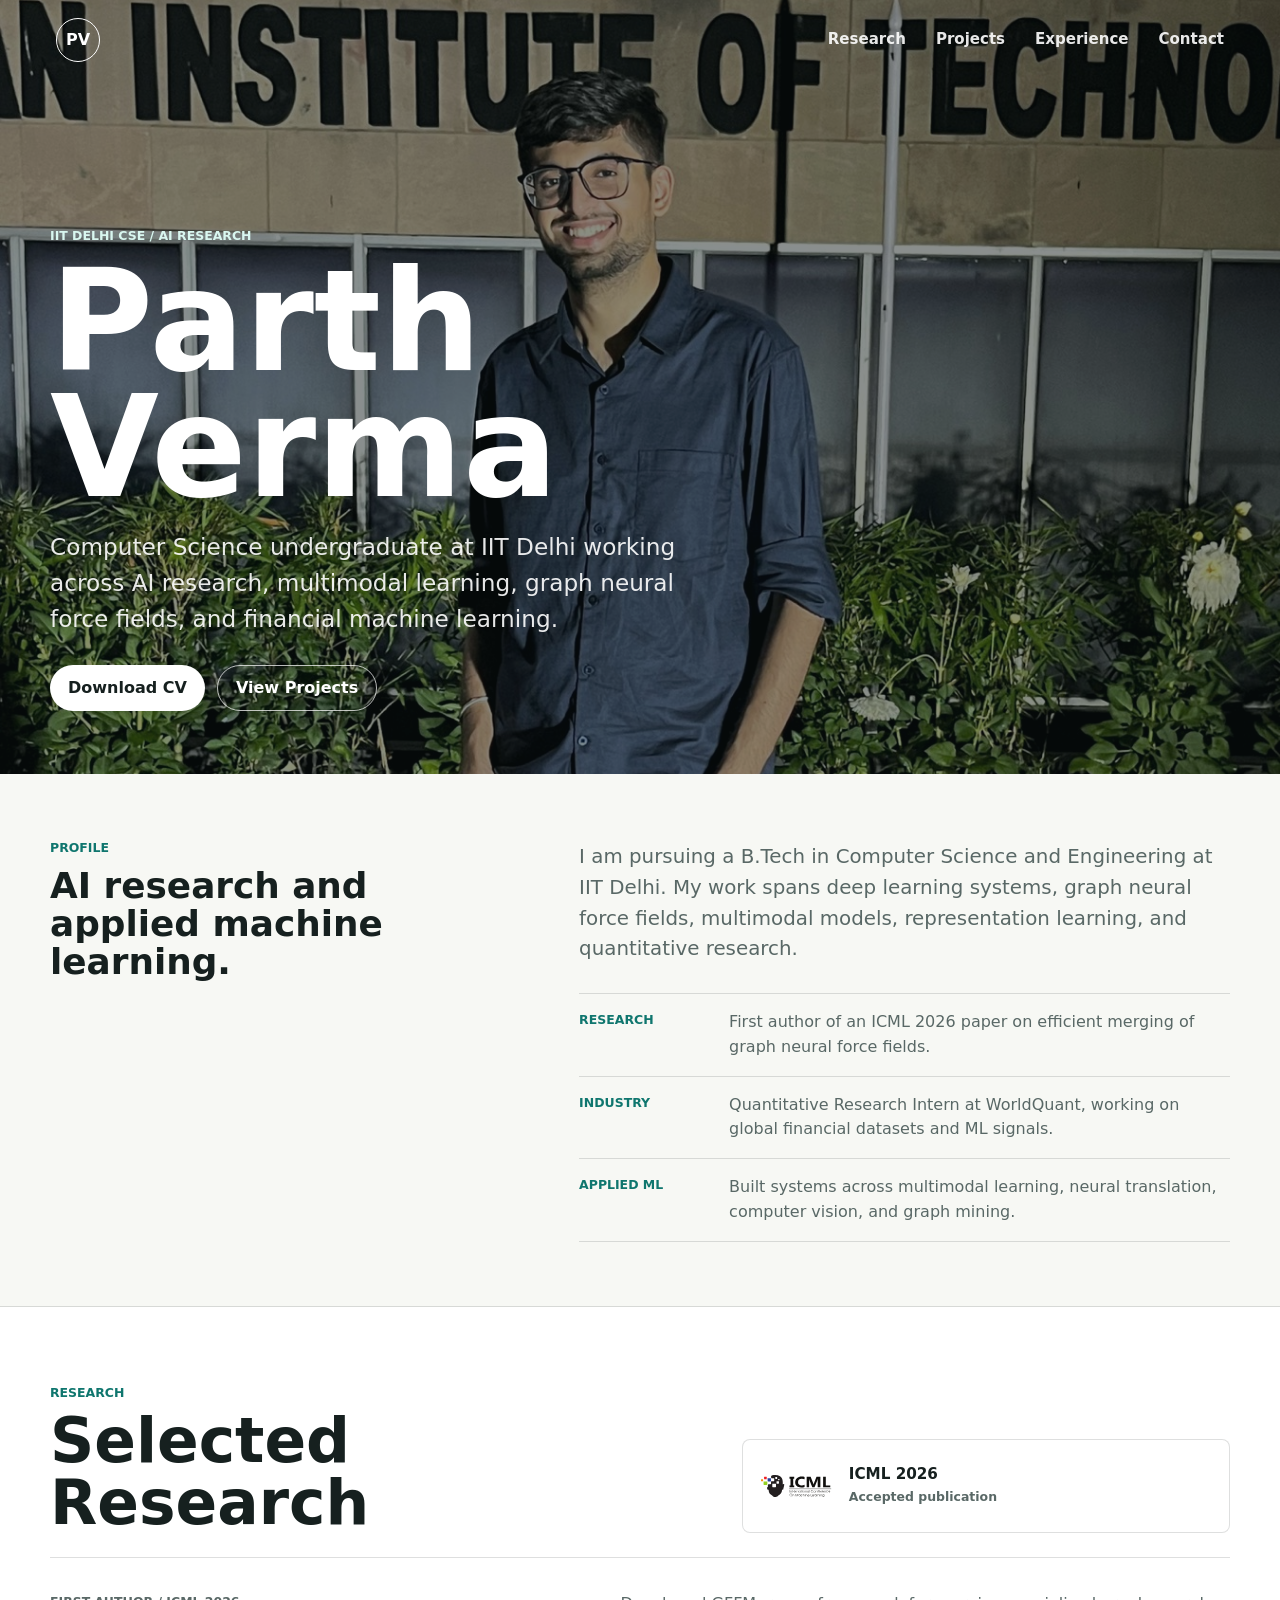
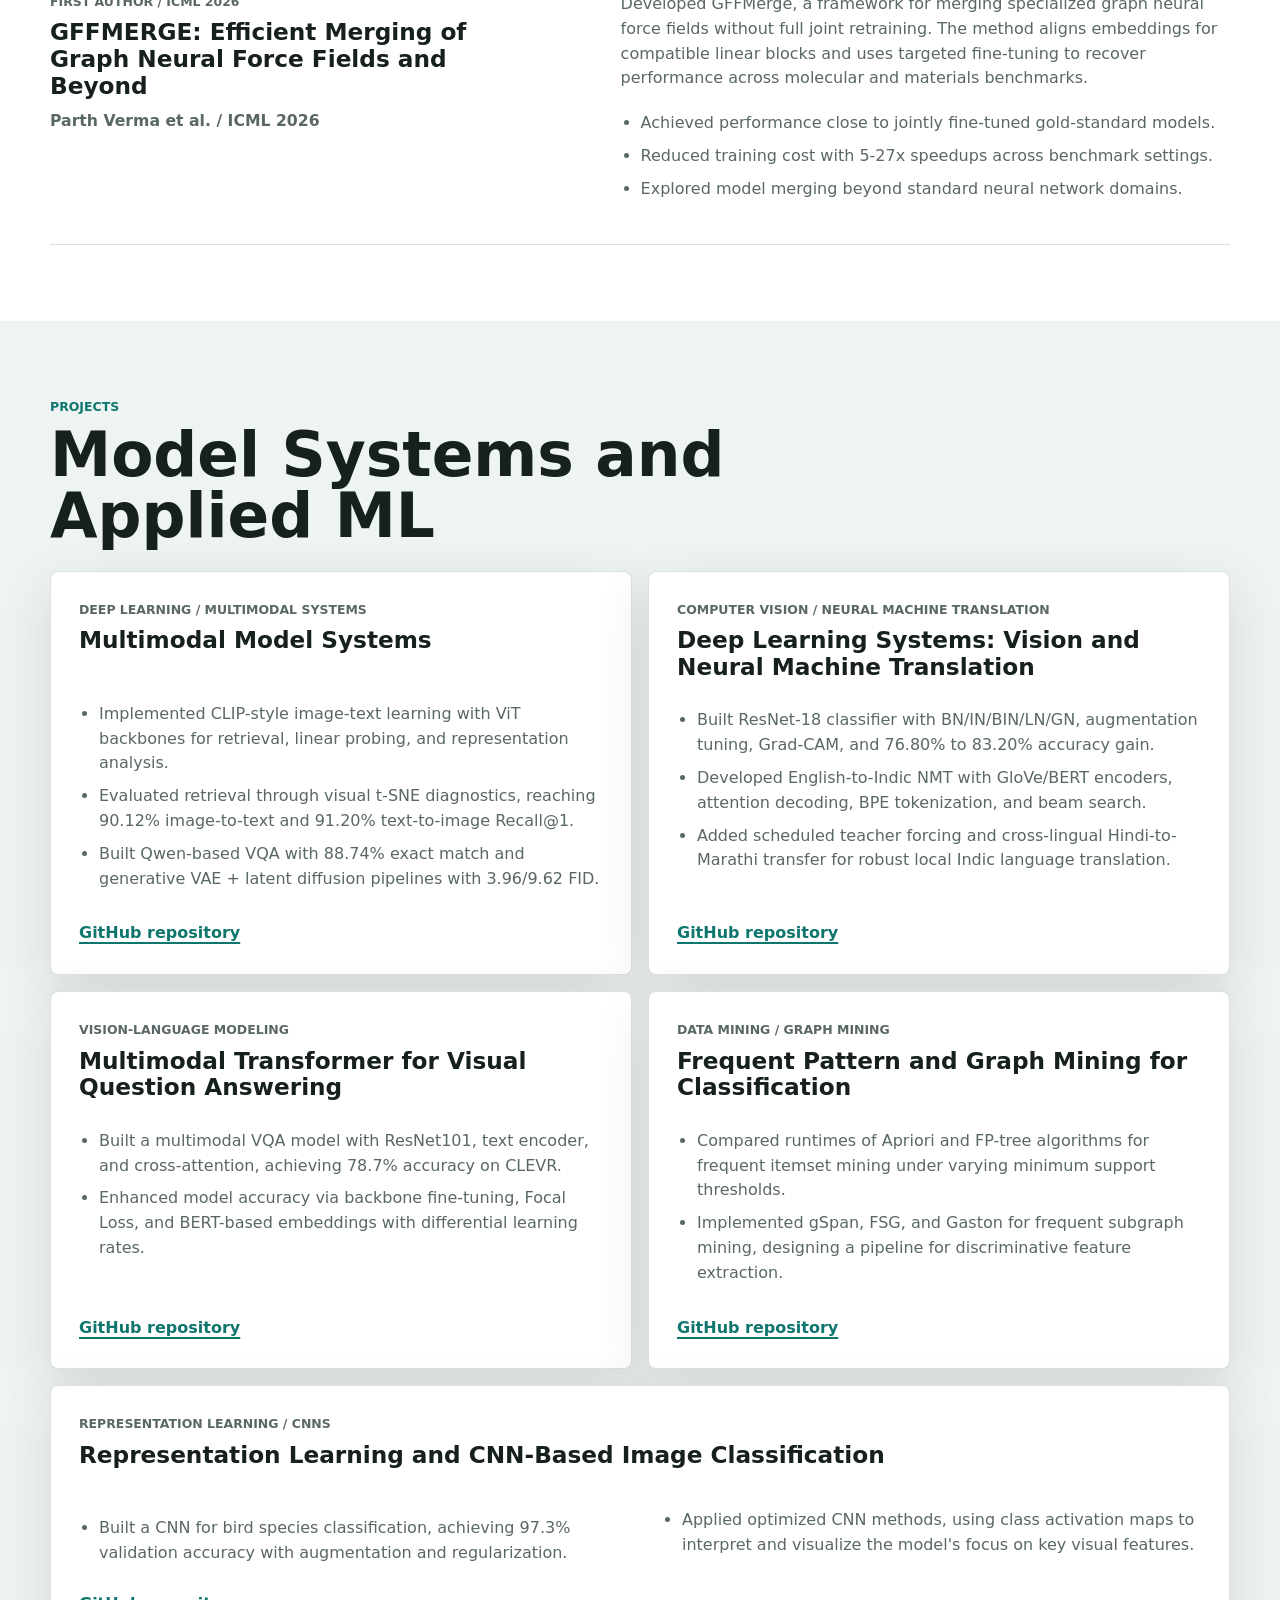
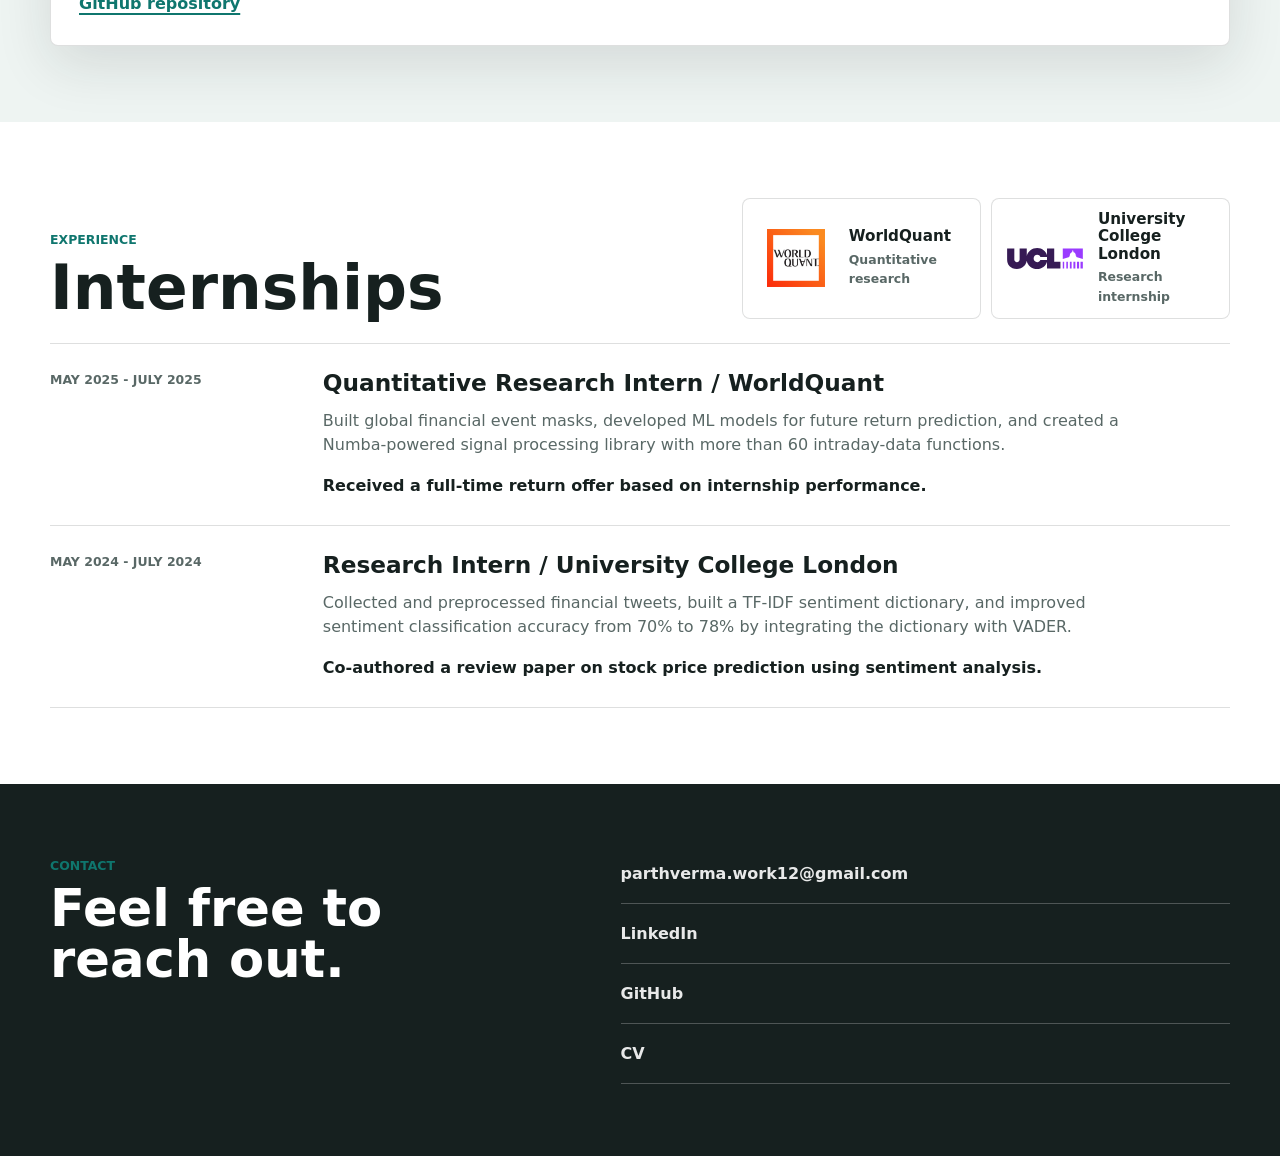
<file: index.html>
<!doctype html>
<html lang="en">
  <head>
    <meta charset="utf-8" />
    <meta name="viewport" content="width=device-width, initial-scale=1" />
    <meta
      name="description"
      content="Parth Verma - Computer Science undergraduate at IIT Delhi working on deep learning, graph neural force fields, multimodal learning, and quantitative research."
    />
    <title>Parth Verma</title>
    <link rel="stylesheet" href="styles.css" />
  </head>
  <body>
    <header class="site-header" data-header>
      <a class="brand" href="#top" aria-label="Parth Verma home">PV</a>
      <nav class="nav" aria-label="Primary navigation">
        <a href="#research">Research</a>
        <a href="#projects">Projects</a>
        <a href="#experience">Experience</a>
        <a href="#contact">Contact</a>
      </nav>
    </header>

    <main id="top">
      <section class="hero" aria-labelledby="hero-title">
        <div class="hero__image" aria-hidden="true"></div>
        <div class="hero__overlay" aria-hidden="true"></div>
        <div class="hero__content">
          <p class="eyebrow">IIT Delhi CSE / AI Research</p>
          <h1 id="hero-title">Parth Verma</h1>
          <p class="hero__summary">
            Computer Science undergraduate at IIT Delhi working across AI research, multimodal learning,
            graph neural force fields, and financial machine learning.
          </p>
          <div class="hero__actions" aria-label="Primary links">
            <a class="button button--light" href="assets/Parth_Verma_CV.pdf" target="_blank" rel="noreferrer">
              Download CV
            </a>
            <a class="button button--outline" href="#projects">View Projects</a>
          </div>
        </div>
      </section>

      <section class="section section--intro" aria-labelledby="about-title">
        <div class="section__inner profile-block">
          <div class="profile-heading">
            <p class="section-kicker">Profile</p>
            <h2 id="about-title">AI research and applied machine learning.</h2>
          </div>
          <div class="profile-body">
            <p class="profile-lead">
              I am pursuing a B.Tech in Computer Science and Engineering at IIT Delhi. My work spans deep
              learning systems, graph neural force fields, multimodal models, representation learning, and
              quantitative research.
            </p>
            <div class="profile-rows" aria-label="Profile highlights">
              <div class="profile-row">
                <span>Research</span>
                <p>First author of an ICML 2026 paper on efficient merging of graph neural force fields.</p>
              </div>
              <div class="profile-row">
                <span>Industry</span>
                <p>Quantitative Research Intern at WorldQuant, working on global financial datasets and ML signals.</p>
              </div>
              <div class="profile-row">
                <span>Applied ML</span>
                <p>Built systems across multimodal learning, neural translation, computer vision, and graph mining.</p>
              </div>
            </div>
          </div>
        </div>
      </section>

      <section class="section" id="research" aria-labelledby="research-title">
        <div class="section__inner">
          <div class="section-topper">
            <div class="section-heading">
              <p class="section-kicker">Research</p>
              <h2 id="research-title">Selected Research</h2>
            </div>
            <div class="affiliation-grid affiliation-grid--research" aria-label="Research links">
              <a class="affiliation-card" href="https://icml.cc/Conferences/2026" target="_blank" rel="noreferrer">
                <span class="affiliation-logo affiliation-logo--icml">
                  <img src="assets/icml-logo.svg" alt="ICML logo" />
                </span>
                <span>
                  <strong>ICML 2026</strong>
                  <small>Accepted publication</small>
                </span>
              </a>
            </div>
          </div>

          <article class="feature feature--publication">
            <div>
              <p class="meta">First Author / ICML 2026</p>
              <h3>GFFMERGE: Efficient Merging of Graph Neural Force Fields and Beyond</h3>
              <p class="paper-authors">Parth Verma et al. / ICML 2026</p>
            </div>
            <div>
              <p>
                Developed GFFMerge, a framework for merging specialized graph neural force fields without
                full joint retraining. The method aligns embeddings for compatible linear blocks and uses
                targeted fine-tuning to recover performance across molecular and materials benchmarks.
              </p>
              <ul class="compact-list">
                <li>Achieved performance close to jointly fine-tuned gold-standard models.</li>
                <li>Reduced training cost with 5-27x speedups across benchmark settings.</li>
                <li>Explored model merging beyond standard neural network domains.</li>
              </ul>
            </div>
          </article>
        </div>
      </section>

      <section class="section section--muted" id="projects" aria-labelledby="projects-title">
        <div class="section__inner">
          <div class="section-heading">
            <p class="section-kicker">Projects</p>
            <h2 id="projects-title">Model Systems and Applied ML</h2>
          </div>

          <div class="project-grid">
            <article class="project-card">
              <div class="project-card__top">
                <p class="meta">Deep Learning / Multimodal Systems</p>
                <h3>Multimodal Model Systems</h3>
              </div>
              <ul class="project-list">
                <li>Implemented CLIP-style image-text learning with ViT backbones for retrieval, linear probing, and representation analysis.</li>
                <li>Evaluated retrieval through visual t-SNE diagnostics, reaching 90.12% image-to-text and 91.20% text-to-image Recall@1.</li>
                <li>Built Qwen-based VQA with 88.74% exact match and generative VAE + latent diffusion pipelines with 3.96/9.62 FID.</li>
              </ul>
              <a class="text-link" href="https://github.com/parth1212121/multimodal-model-systems" target="_blank" rel="noreferrer">
                GitHub repository
              </a>
            </article>

            <article class="project-card">
              <div class="project-card__top">
                <p class="meta">Computer Vision / Neural Machine Translation</p>
                <h3>Deep Learning Systems: Vision and Neural Machine Translation</h3>
              </div>
              <ul class="project-list">
                <li>Built ResNet-18 classifier with BN/IN/BIN/LN/GN, augmentation tuning, Grad-CAM, and 76.80% to 83.20% accuracy gain.</li>
                <li>Developed English-to-Indic NMT with GloVe/BERT encoders, attention decoding, BPE tokenization, and beam search.</li>
                <li>Added scheduled teacher forcing and cross-lingual Hindi-to-Marathi transfer for robust local Indic language translation.</li>
              </ul>
              <a class="text-link" href="https://github.com/parth1212121/vision-nmt-deep-learning" target="_blank" rel="noreferrer">
                GitHub repository
              </a>
            </article>

            <article class="project-card">
              <div class="project-card__top">
                <p class="meta">Vision-Language Modeling</p>
                <h3>Multimodal Transformer for Visual Question Answering</h3>
              </div>
              <ul class="project-list">
                <li>Built a multimodal VQA model with ResNet101, text encoder, and cross-attention, achieving 78.7% accuracy on CLEVR.</li>
                <li>Enhanced model accuracy via backbone fine-tuning, Focal Loss, and BERT-based embeddings with differential learning rates.</li>
              </ul>
              <a class="text-link" href="https://github.com/parth1212121/Multimodal_Transformer_for_Visual_Question_Answering" target="_blank" rel="noreferrer">
                GitHub repository
              </a>
            </article>

            <article class="project-card">
              <div class="project-card__top">
                <p class="meta">Data Mining / Graph Mining</p>
                <h3>Frequent Pattern and Graph Mining for Classification</h3>
              </div>
              <ul class="project-list">
                <li>Compared runtimes of Apriori and FP-tree algorithms for frequent itemset mining under varying minimum support thresholds.</li>
                <li>Implemented gSpan, FSG, and Gaston for frequent subgraph mining, designing a pipeline for discriminative feature extraction.</li>
              </ul>
              <a class="text-link" href="https://github.com/parth1212121/Frequent_Pattern_and_Graph_Mining_for_Classification" target="_blank" rel="noreferrer">
                GitHub repository
              </a>
            </article>

            <article class="project-card">
              <div class="project-card__top">
                <p class="meta">Representation Learning / CNNs</p>
                <h3>Representation Learning and CNN-Based Image Classification</h3>
              </div>
              <ul class="project-list">
                <li>Built a CNN for bird species classification, achieving 97.3% validation accuracy with augmentation and regularization.</li>
                <li>Applied optimized CNN methods, using class activation maps to interpret and visualize the model's focus on key visual features.</li>
              </ul>
              <a class="text-link" href="https://github.com/parth1212121/Representation_Learning_and_CNN-Based_Classification" target="_blank" rel="noreferrer">
                GitHub repository
              </a>
            </article>
          </div>
        </div>
      </section>

      <section class="section" id="experience" aria-labelledby="experience-title">
        <div class="section__inner">
          <div class="section-topper">
            <div class="section-heading">
              <p class="section-kicker">Experience</p>
              <h2 id="experience-title">Internships</h2>
            </div>
            <div class="affiliation-grid affiliation-grid--internships" aria-label="Internship links">
              <a class="affiliation-card" href="https://www.worldquant.com/" target="_blank" rel="noreferrer">
                <span class="affiliation-logo affiliation-logo--worldquant">
                  <img src="assets/worldquant-logo.jpg" alt="WorldQuant logo" />
                </span>
                <span>
                  <strong>WorldQuant</strong>
                  <small>Quantitative research</small>
                </span>
              </a>
              <a class="affiliation-card" href="https://www.ucl.ac.uk/" target="_blank" rel="noreferrer">
                <span class="affiliation-logo affiliation-logo--ucl">
                  <img src="assets/ucl-logo.svg" alt="UCL logo" />
                </span>
                <span>
                  <strong>University College London</strong>
                  <small>Research internship</small>
                </span>
              </a>
            </div>
          </div>

          <div class="timeline">
            <article class="timeline-item">
              <p class="meta">May 2025 - July 2025</p>
              <div class="timeline-content">
                <h3>Quantitative Research Intern / WorldQuant</h3>
                <p>
                  Built global financial event masks, developed ML models for future return prediction, and
                  created a Numba-powered signal processing library with more than 60 intraday-data functions.
                </p>
                <p class="outcome">Received a full-time return offer based on internship performance.</p>
              </div>
            </article>

            <article class="timeline-item">
              <p class="meta">May 2024 - July 2024</p>
              <div class="timeline-content">
                <h3>Research Intern / University College London</h3>
                <p>
                  Collected and preprocessed financial tweets, built a TF-IDF sentiment dictionary, and improved
                  sentiment classification accuracy from 70% to 78% by integrating the dictionary with VADER.
                </p>
                <p class="outcome">Co-authored a review paper on stock price prediction using sentiment analysis.</p>
              </div>
            </article>
          </div>
        </div>
      </section>

      <section class="contact" id="contact" aria-labelledby="contact-title">
        <div class="section__inner contact__inner">
          <div>
            <p class="section-kicker">Contact</p>
            <h2 id="contact-title">Feel free to reach out.</h2>
          </div>
          <div class="contact-links">
            <a href="mailto:parthverma.work12@gmail.com">parthverma.work12@gmail.com</a>
            <a href="https://linkedin.com/in/parthvermaiitd" target="_blank" rel="noreferrer">LinkedIn</a>
            <a href="https://github.com/parth1212121" target="_blank" rel="noreferrer">GitHub</a>
            <a href="assets/Parth_Verma_CV.pdf" target="_blank" rel="noreferrer">CV</a>
          </div>
        </div>
      </section>
    </main>

    <script src="script.js"></script>
  </body>
</html>
</file>
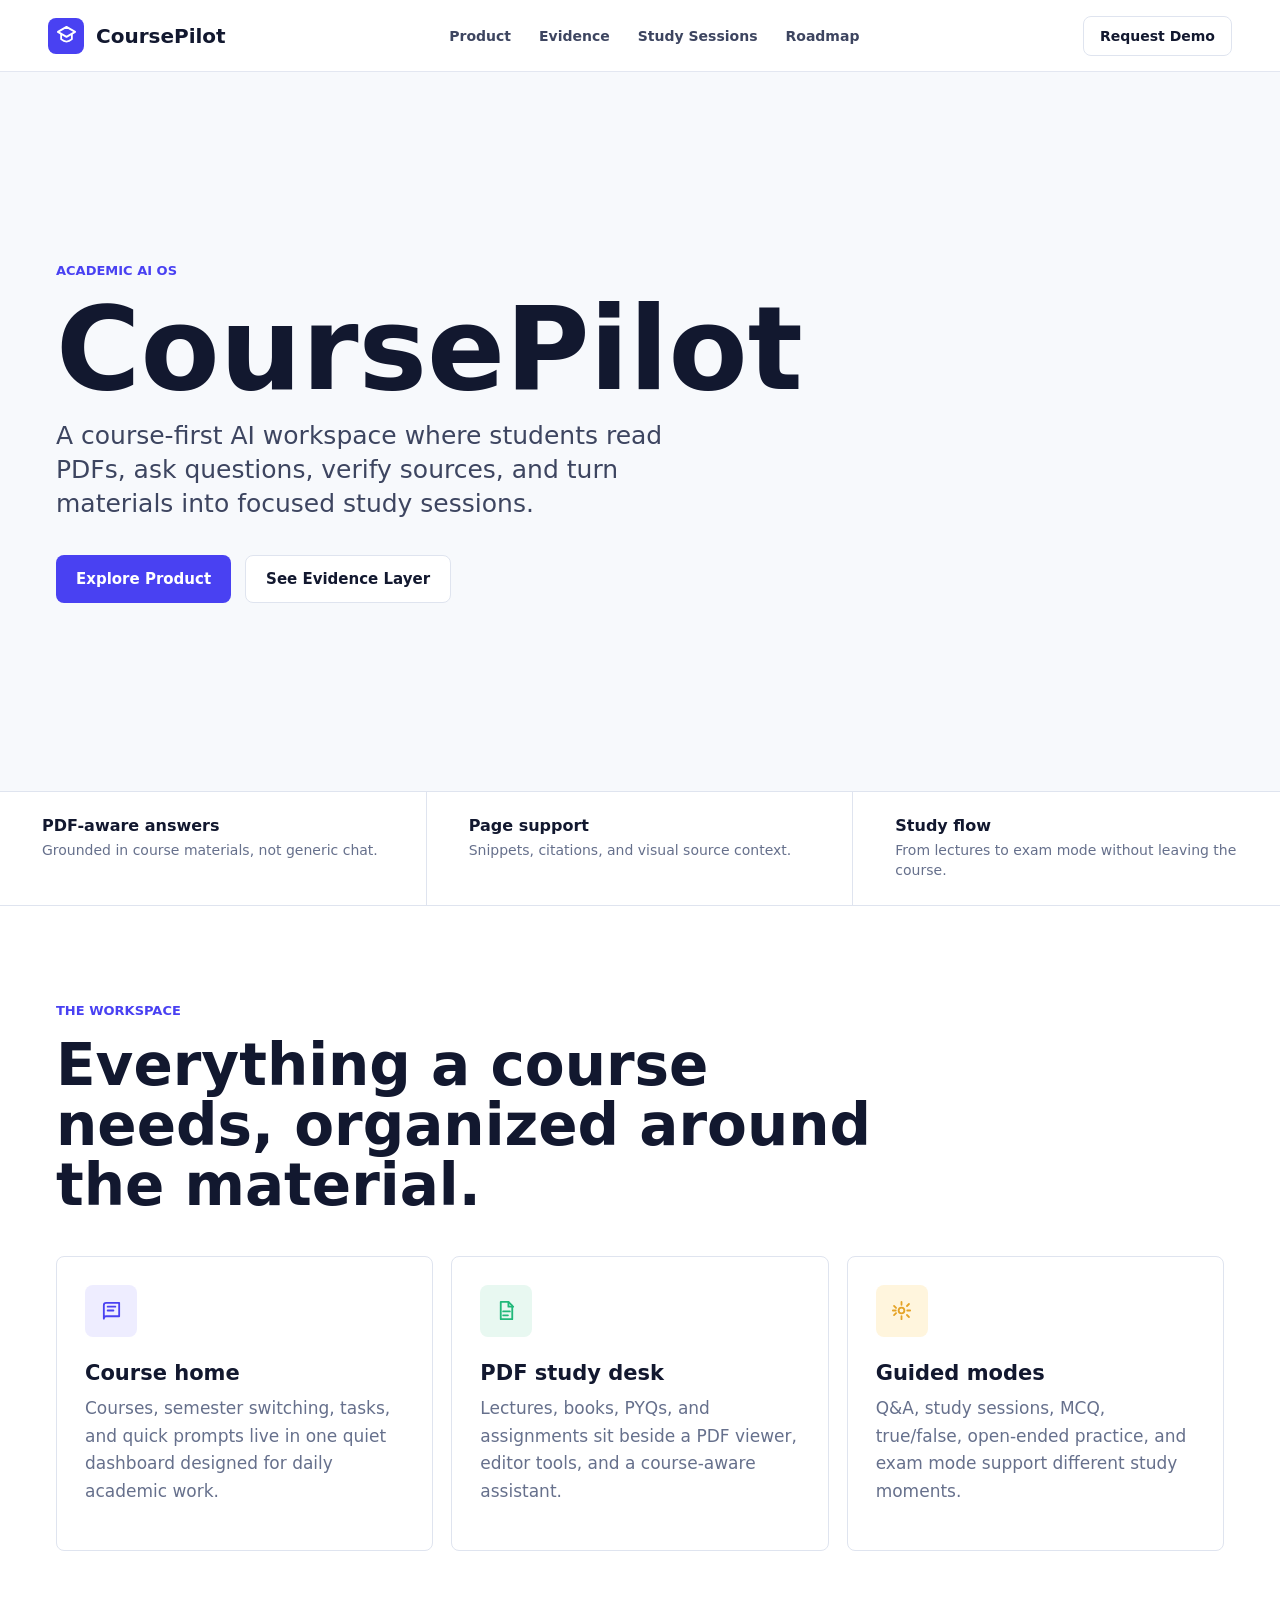
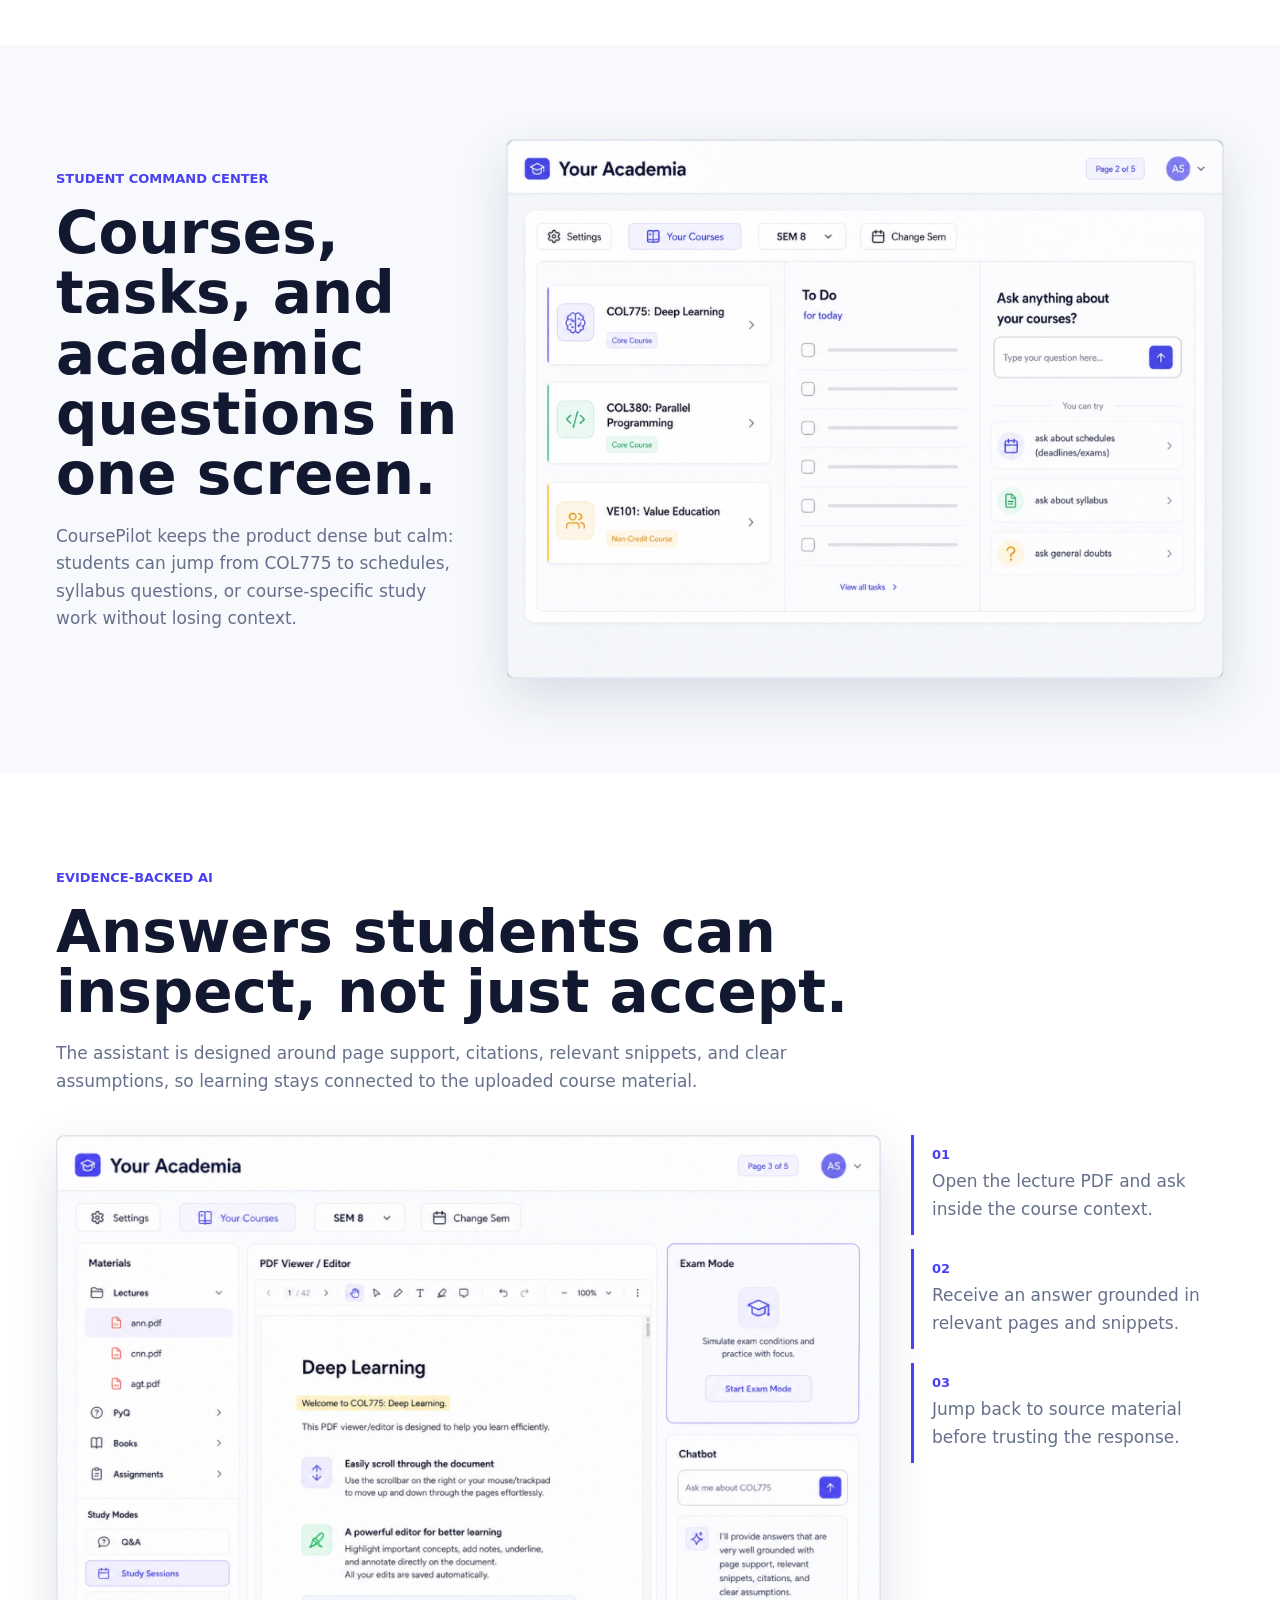
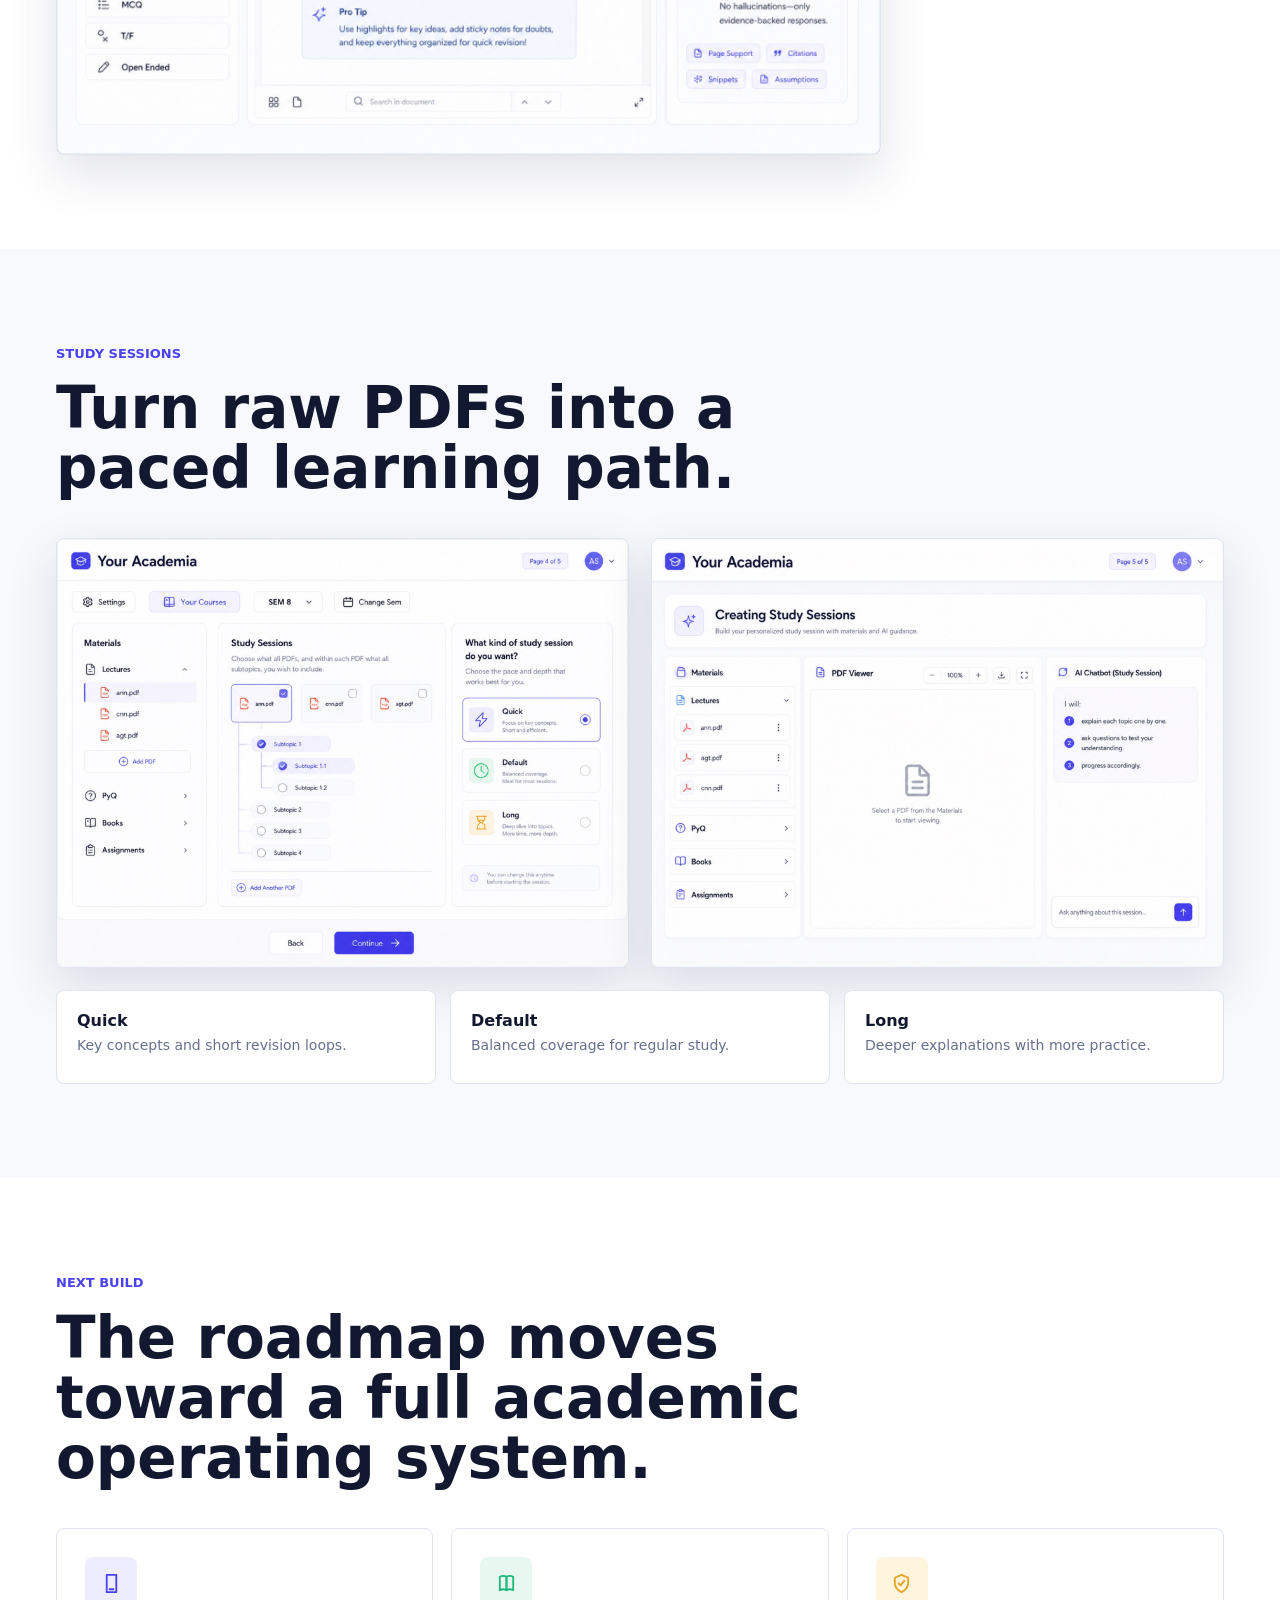
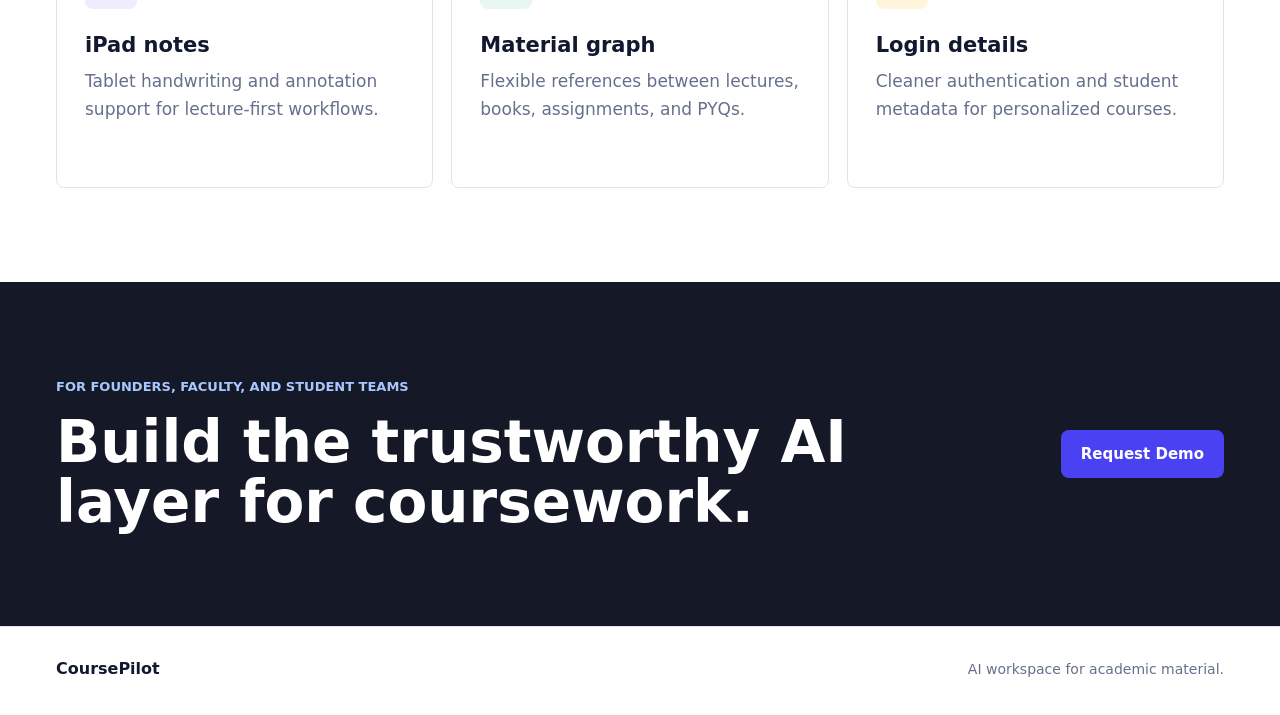
<file: coursepilot/index.html>
<!doctype html>
<html lang="en">
  <head>
    <meta charset="utf-8" />
    <meta name="viewport" content="width=device-width, initial-scale=1" />
    <meta
      name="description"
      content="CoursePilot is an AI workspace for academic courses, PDFs, cited answers, and guided study sessions."
    />
    <title>CoursePilot | AI workspace for serious coursework</title>
    <link rel="stylesheet" href="styles.css?v=plain-hero-2" />
  </head>
  <body>
    <header class="site-header" aria-label="CoursePilot navigation">
      <a class="brand" href="#top" aria-label="CoursePilot home">
        <span class="brand-mark" aria-hidden="true">
          <svg viewBox="0 0 24 24" role="img">
            <path d="M3 8.2 12 3l9 5.2-9 5.2L3 8.2Z" />
            <path d="M6.4 10.7v5.1c1.9 1.7 3.7 2.5 5.6 2.5s3.7-.8 5.6-2.5v-5.1" />
          </svg>
        </span>
        <span>CoursePilot</span>
      </a>
      <nav class="nav-links" aria-label="Primary">
        <a href="#product">Product</a>
        <a href="#proof">Evidence</a>
        <a href="#sessions">Study Sessions</a>
        <a href="#roadmap">Roadmap</a>
      </nav>
      <a class="header-action" href="#demo">Request Demo</a>
    </header>

    <main id="top">
      <section class="hero" aria-labelledby="hero-title">
        <div class="hero-content">
          <p class="eyebrow">Academic AI OS</p>
          <h1 id="hero-title">CoursePilot</h1>
          <p class="hero-copy">
            A course-first AI workspace where students read PDFs, ask questions,
            verify sources, and turn materials into focused study sessions.
          </p>
          <div class="hero-actions" aria-label="Primary actions">
            <a class="button primary" href="#product">Explore Product</a>
            <a class="button secondary" href="#proof">See Evidence Layer</a>
          </div>
        </div>
      </section>

      <section class="signal-strip" aria-label="Product promise">
        <div>
          <strong>PDF-aware answers</strong>
          <span>Grounded in course materials, not generic chat.</span>
        </div>
        <div>
          <strong>Page support</strong>
          <span>Snippets, citations, and visual source context.</span>
        </div>
        <div>
          <strong>Study flow</strong>
          <span>From lectures to exam mode without leaving the course.</span>
        </div>
      </section>

      <section class="section intro" id="product">
        <div class="section-heading">
          <p class="eyebrow">The Workspace</p>
          <h2>Everything a course needs, organized around the material.</h2>
        </div>
        <div class="feature-grid">
          <article class="feature-card">
            <span class="feature-icon blue" aria-hidden="true">
              <svg viewBox="0 0 24 24"><path d="M4 6.5A2.5 2.5 0 0 1 6.5 4H20v14H6.5A2.5 2.5 0 0 0 4 20.5v-14Z" /><path d="M8 8h8M8 12h6" /></svg>
            </span>
            <h3>Course home</h3>
            <p>
              Courses, semester switching, tasks, and quick prompts live in one
              quiet dashboard designed for daily academic work.
            </p>
          </article>
          <article class="feature-card">
            <span class="feature-icon green" aria-hidden="true">
              <svg viewBox="0 0 24 24"><path d="M6 3h8l4 4v14H6V3Z" /><path d="M14 3v5h5M8.5 13h7M8.5 17h5" /></svg>
            </span>
            <h3>PDF study desk</h3>
            <p>
              Lectures, books, PYQs, and assignments sit beside a PDF viewer,
              editor tools, and a course-aware assistant.
            </p>
          </article>
          <article class="feature-card">
            <span class="feature-icon amber" aria-hidden="true">
              <svg viewBox="0 0 24 24"><path d="M12 3v3M12 18v3M4.2 7.2l2.1 2.1M17.7 16.7l2.1 2.1M3 12h3M18 12h3M4.2 16.8l2.1-2.1M17.7 7.3l2.1-2.1" /><path d="M9 12a3 3 0 1 0 6 0 3 3 0 0 0-6 0Z" /></svg>
            </span>
            <h3>Guided modes</h3>
            <p>
              Q&A, study sessions, MCQ, true/false, open-ended practice, and
              exam mode support different study moments.
            </p>
          </article>
        </div>
      </section>

      <section class="showcase" aria-label="Course dashboard screenshot">
        <div class="showcase-copy">
          <p class="eyebrow">Student Command Center</p>
          <h2>Courses, tasks, and academic questions in one screen.</h2>
          <p>
            CoursePilot keeps the product dense but calm: students can jump
            from COL775 to schedules, syllabus questions, or course-specific
            study work without losing context.
          </p>
        </div>
        <figure class="product-shot">
          <img src="assets/dashboard.jpg" alt="CoursePilot dashboard with courses, to-do list, and course question box" />
        </figure>
      </section>

      <section class="section evidence" id="proof">
        <div class="section-heading">
          <p class="eyebrow">Evidence-Backed AI</p>
          <h2>Answers students can inspect, not just accept.</h2>
          <p>
            The assistant is designed around page support, citations, relevant
            snippets, and clear assumptions, so learning stays connected to the
            uploaded course material.
          </p>
        </div>
        <div class="evidence-layout">
          <figure class="product-shot">
            <img src="assets/pdf-chat.jpg" alt="PDF viewer beside an AI chatbot with page support, citations, snippets, and assumptions" />
          </figure>
          <div class="evidence-list">
            <div class="evidence-item">
              <span>01</span>
              <p>Open the lecture PDF and ask inside the course context.</p>
            </div>
            <div class="evidence-item">
              <span>02</span>
              <p>Receive an answer grounded in relevant pages and snippets.</p>
            </div>
            <div class="evidence-item">
              <span>03</span>
              <p>Jump back to source material before trusting the response.</p>
            </div>
          </div>
        </div>
      </section>

      <section class="section sessions" id="sessions">
        <div class="section-heading">
          <p class="eyebrow">Study Sessions</p>
          <h2>Turn raw PDFs into a paced learning path.</h2>
        </div>
        <div class="session-grid">
          <figure class="product-shot">
            <img src="assets/study-builder.jpg" alt="Study session builder selecting PDFs, subtopics, and session depth" />
          </figure>
          <figure class="product-shot">
            <img src="assets/study-session.jpg" alt="Created study session with materials, PDF viewer, and AI chatbot guidance" />
          </figure>
        </div>
        <div class="mode-row" aria-label="Study session modes">
          <div>
            <strong>Quick</strong>
            <span>Key concepts and short revision loops.</span>
          </div>
          <div>
            <strong>Default</strong>
            <span>Balanced coverage for regular study.</span>
          </div>
          <div>
            <strong>Long</strong>
            <span>Deeper explanations with more practice.</span>
          </div>
        </div>
      </section>

      <section class="section roadmap" id="roadmap">
        <div class="section-heading">
          <p class="eyebrow">Next Build</p>
          <h2>The roadmap moves toward a full academic operating system.</h2>
        </div>
        <div class="roadmap-grid">
          <article class="roadmap-item">
            <span class="feature-icon blue" aria-hidden="true">
              <svg viewBox="0 0 24 24"><path d="M7 3h10v18H7V3Z" /><path d="M10 18h4" /></svg>
            </span>
            <h3>iPad notes</h3>
            <p>Tablet handwriting and annotation support for lecture-first workflows.</p>
          </article>
          <article class="roadmap-item">
            <span class="feature-icon green" aria-hidden="true">
              <svg viewBox="0 0 24 24"><path d="M5 5c2.5-1.3 4.8-1.3 7 0v14c-2.2-1.3-4.5-1.3-7 0V5Z" /><path d="M12 5c2.2-1.3 4.5-1.3 7 0v14c-2.5-1.3-4.8-1.3-7 0V5Z" /></svg>
            </span>
            <h3>Material graph</h3>
            <p>Flexible references between lectures, books, assignments, and PYQs.</p>
          </article>
          <article class="roadmap-item">
            <span class="feature-icon amber" aria-hidden="true">
              <svg viewBox="0 0 24 24"><path d="M12 3 5 6v5c0 4.5 3 8.1 7 10 4-1.9 7-5.5 7-10V6l-7-3Z" /><path d="M9 12l2 2 4-5" /></svg>
            </span>
            <h3>Login details</h3>
            <p>Cleaner authentication and student metadata for personalized courses.</p>
          </article>
        </div>
      </section>

      <section class="demo-band" id="demo">
        <div>
          <p class="eyebrow">For Founders, Faculty, and Student Teams</p>
          <h2>Build the trustworthy AI layer for coursework.</h2>
        </div>
        <a class="button primary" href="mailto:hello@coursepilot.ai?subject=CoursePilot%20demo">Request Demo</a>
      </section>
    </main>

    <footer class="footer">
      <span>CoursePilot</span>
      <span>AI workspace for academic material.</span>
    </footer>
  </body>
</html>
</file>
<file: styles.css>
:root {
  --ink: #16201f;
  --muted: #596866;
  --paper: #f7f8f4;
  --surface: #ffffff;
  --surface-2: #eef4f2;
  --teal: #0f766e;
  --copper: #a05a2c;
  --line: rgba(22, 32, 31, 0.14);
  --shadow: 0 18px 55px rgba(22, 32, 31, 0.12);
  --max: 1180px;
}

* {
  box-sizing: border-box;
}

html {
  scroll-behavior: smooth;
}

body {
  margin: 0;
  font-family:
    Inter, ui-sans-serif, system-ui, -apple-system, BlinkMacSystemFont, "Segoe UI",
    sans-serif;
  color: var(--ink);
  background: var(--paper);
  line-height: 1.55;
}

a {
  color: inherit;
}

.site-header {
  position: fixed;
  top: 0;
  left: 0;
  right: 0;
  z-index: 10;
  display: flex;
  align-items: center;
  justify-content: space-between;
  gap: 24px;
  padding: 18px clamp(20px, 5vw, 56px);
  color: #ffffff;
  transition: background 180ms ease, color 180ms ease, box-shadow 180ms ease;
}

.site-header.is-scrolled {
  background: rgba(247, 248, 244, 0.94);
  color: var(--ink);
  box-shadow: 0 1px 0 var(--line);
  backdrop-filter: blur(14px);
}

.brand {
  display: inline-flex;
  align-items: center;
  justify-content: center;
  width: 44px;
  height: 44px;
  border: 1px solid currentColor;
  border-radius: 50%;
  text-decoration: none;
  font-weight: 800;
  letter-spacing: 0;
}

.nav {
  display: flex;
  align-items: center;
  min-width: 0;
  gap: clamp(14px, 3vw, 30px);
  font-size: 0.94rem;
  font-weight: 650;
}

.nav a {
  text-decoration: none;
  opacity: 0.9;
}

.nav a:hover {
  opacity: 1;
}

.hero {
  position: relative;
  min-height: clamp(660px, 86svh, 860px);
  display: flex;
  align-items: flex-end;
  overflow: hidden;
  background: #111a19;
  color: #ffffff;
}

.hero__image {
  position: absolute;
  inset: 0;
  background-image: url("assets/profile.jpg");
  background-size: cover;
  background-position: 60% 18%;
  filter: saturate(0.95) contrast(1.02);
}

.hero__overlay {
  position: absolute;
  inset: 0;
  background: rgba(11, 20, 19, 0.48);
}

.hero__content {
  position: relative;
  z-index: 1;
  width: min(var(--max), calc(100% - 40px));
  margin: 0 auto;
  padding: 116px 0 clamp(48px, 7vh, 72px);
}

.eyebrow,
.section-kicker,
.meta {
  margin: 0;
  font-size: 0.78rem;
  font-weight: 800;
  letter-spacing: 0;
  text-transform: uppercase;
}

.eyebrow {
  color: #d9f7f0;
}

.section-kicker {
  color: var(--teal);
}

.meta {
  color: var(--copper);
}

h1,
h2,
h3,
p {
  overflow-wrap: anywhere;
}

h1 {
  max-width: 820px;
  margin: 12px 0 18px;
  font-size: clamp(4rem, 11vw, 8.8rem);
  line-height: 0.9;
  letter-spacing: 0;
}

h2 {
  margin: 8px 0 0;
  font-size: clamp(2rem, 4.8vw, 4.4rem);
  line-height: 1;
  letter-spacing: 0;
}

h3 {
  margin: 8px 0 0;
  font-size: clamp(1.12rem, 2vw, 1.45rem);
  line-height: 1.15;
  letter-spacing: 0;
}

.hero__summary {
  max-width: 650px;
  margin: 0;
  font-size: clamp(1.1rem, 2vw, 1.45rem);
  color: rgba(255, 255, 255, 0.9);
}

.hero__actions {
  display: flex;
  flex-wrap: wrap;
  gap: 12px;
  margin-top: 28px;
}

.button {
  display: inline-flex;
  align-items: center;
  justify-content: center;
  min-height: 46px;
  padding: 0 18px;
  border-radius: 999px;
  font-weight: 750;
  text-decoration: none;
  transition: transform 160ms ease, background 160ms ease, color 160ms ease;
}

.button:hover {
  transform: translateY(-1px);
}

.button--light {
  background: #ffffff;
  color: var(--ink);
}

.button--outline {
  border: 1px solid rgba(255, 255, 255, 0.72);
  color: #ffffff;
}

.section {
  padding: clamp(46px, 6vw, 76px) 0;
  background: var(--surface);
}

.section--intro {
  padding: clamp(44px, 5vw, 68px) 0;
  background: var(--paper);
  border-bottom: 1px solid var(--line);
}

.section--muted {
  background: var(--surface-2);
}

.section__inner {
  width: min(var(--max), calc(100% - 40px));
  margin: 0 auto;
}

section[id] {
  scroll-margin-top: 86px;
}

.intro-grid,
.feature,
.contact__inner {
  display: grid;
  grid-template-columns: minmax(0, 0.9fr) minmax(0, 1.1fr);
  gap: clamp(28px, 6vw, 72px);
  align-items: start;
}

.profile-block {
  display: grid;
  grid-template-columns: minmax(260px, 0.82fr) minmax(0, 1.18fr);
  gap: clamp(32px, 6vw, 78px);
  align-items: start;
}

.profile-heading h2 {
  max-width: 460px;
  margin-top: 10px;
  font-size: clamp(1.9rem, 2.8vw, 3rem);
  line-height: 1.06;
}

.profile-body {
  padding-top: 4px;
}

.profile-lead {
  max-width: 760px;
  margin: 0;
  font-size: clamp(1.08rem, 1.55vw, 1.28rem);
  color: var(--muted);
}

.affiliation-grid {
  display: grid;
  grid-template-columns: repeat(3, minmax(0, 1fr));
  gap: 10px;
  margin-top: 24px;
}

.affiliation-card {
  display: grid;
  grid-template-columns: 82px minmax(0, 1fr);
  gap: 12px;
  align-items: center;
  min-height: 94px;
  padding: 12px;
  border: 1px solid var(--line);
  border-radius: 8px;
  background: rgba(255, 255, 255, 0.62);
  text-decoration: none;
  transition: transform 160ms ease, border-color 160ms ease, background 160ms ease;
}

.affiliation-card:hover {
  transform: translateY(-1px);
  border-color: rgba(15, 118, 110, 0.42);
  background: #ffffff;
}

.affiliation-logo {
  display: flex;
  align-items: center;
  justify-content: center;
  width: 82px;
  height: 58px;
  overflow: hidden;
  border-radius: 6px;
  background: #ffffff;
}

.affiliation-logo img {
  display: block;
  max-width: 72px;
  max-height: 42px;
  object-fit: contain;
}

.affiliation-logo--worldquant img {
  width: 58px;
  height: 58px;
  max-width: none;
  max-height: none;
  object-fit: cover;
}

.affiliation-logo--ucl img {
  max-width: 76px;
}

.affiliation-card strong,
.affiliation-card small {
  display: block;
}

.affiliation-card strong {
  font-size: 0.95rem;
  line-height: 1.15;
}

.affiliation-card small {
  margin-top: 4px;
  color: var(--muted);
  font-size: 0.78rem;
  font-weight: 700;
}

.profile-rows {
  margin-top: 28px;
  border-top: 1px solid var(--line);
}

.profile-row {
  display: grid;
  grid-template-columns: 126px minmax(0, 1fr);
  gap: 24px;
  padding: 16px 0;
  border-bottom: 1px solid var(--line);
}

.profile-row span {
  color: var(--teal);
  font-size: 0.78rem;
  font-weight: 800;
  letter-spacing: 0;
  text-transform: uppercase;
}

.profile-row p {
  margin: 0;
  color: var(--muted);
}

.feature p:first-child {
  margin-top: 0;
}

.paper-authors {
  margin: 10px 0 0;
  color: var(--muted);
  font-size: 0.98rem;
  font-weight: 700;
}

.section-heading {
  max-width: 760px;
  margin-bottom: 24px;
}

.section-topper {
  display: grid;
  grid-template-columns: minmax(0, 0.9fr) minmax(320px, 0.7fr);
  gap: clamp(24px, 5vw, 64px);
  align-items: end;
  margin-bottom: 24px;
}

.section-topper .section-heading {
  margin-bottom: 0;
}

.section-topper .affiliation-grid {
  margin-top: 0;
}

.affiliation-grid--research {
  grid-template-columns: minmax(0, 1fr);
}

.affiliation-grid--internships {
  grid-template-columns: repeat(2, minmax(0, 1fr));
}

.feature {
  padding: clamp(24px, 3vw, 34px) 0;
  border-top: 1px solid var(--line);
  border-bottom: 1px solid var(--line);
}

.feature p,
.timeline-item p,
.project-card p {
  color: var(--muted);
}

.compact-list,
.project-list {
  margin: 20px 0 0;
  padding-left: 20px;
  color: var(--muted);
}

.compact-list li,
.project-list li {
  margin: 8px 0;
}

.project-grid {
  display: grid;
  grid-template-columns: repeat(2, minmax(0, 1fr));
  gap: 16px;
}

.project-card {
  display: flex;
  flex-direction: column;
  min-height: 330px;
  padding: clamp(20px, 2.4vw, 28px);
  border: 1px solid var(--line);
  border-radius: 8px;
  background: var(--surface);
  box-shadow: var(--shadow);
}

.project-card__top {
  min-height: 74px;
}

.project-list {
  margin-bottom: 22px;
}

.text-link {
  margin-top: auto;
  color: var(--teal);
  font-weight: 800;
  text-decoration-thickness: 2px;
  text-underline-offset: 4px;
}

@media (min-width: 821px) {
  .project-card:last-child:nth-child(odd) {
    grid-column: 1 / -1;
    min-height: 240px;
  }

  .project-card:last-child:nth-child(odd) .project-list {
    column-count: 2;
    column-gap: clamp(30px, 5vw, 72px);
  }

  .project-card:last-child:nth-child(odd) .project-list li {
    break-inside: avoid;
  }
}

.timeline {
  display: grid;
  gap: 0;
  border-top: 1px solid var(--line);
}

.timeline-item {
  display: grid;
  grid-template-columns: minmax(180px, 0.38fr) minmax(0, 1.62fr);
  gap: clamp(20px, 5vw, 60px);
  padding: 26px 0;
  border-bottom: 1px solid var(--line);
}

.timeline-content {
  display: grid;
  gap: 12px;
  max-width: 820px;
}

.timeline-content h3,
.timeline-content p {
  margin: 0;
}

.outcome {
  margin-top: 4px !important;
  font-weight: 750;
  color: var(--ink) !important;
}

.contact {
  padding: clamp(46px, 7vw, 72px) 0;
  background: #16201f;
  color: #ffffff;
}

.contact h2 {
  max-width: 430px;
  font-size: clamp(1.9rem, 4vw, 3.45rem);
  line-height: 0.98;
}

.contact-links {
  display: grid;
  gap: 12px;
  align-content: start;
}

.contact-links a {
  display: flex;
  align-items: center;
  min-height: 48px;
  padding-bottom: 10px;
  border-bottom: 1px solid rgba(255, 255, 255, 0.24);
  color: rgba(255, 255, 255, 0.9);
  text-decoration: none;
  font-weight: 750;
}

.contact-links a:hover {
  color: #ffffff;
}

@media (max-width: 820px) {
  .site-header {
    align-items: flex-start;
    padding: 14px 20px;
  }

  .nav {
    gap: 10px;
    flex-wrap: wrap;
    justify-content: flex-end;
    font-size: 0.82rem;
  }

  .hero {
    min-height: 86svh;
  }

  .hero__image {
    background-position: 58% 18%;
  }

  .hero__overlay {
    background: rgba(11, 20, 19, 0.56);
  }

  .hero__content {
    padding-top: 132px;
  }

  .intro-grid,
  .profile-block,
  .section-topper,
  .feature,
  .contact__inner,
  .timeline-item,
  .project-grid {
    grid-template-columns: 1fr;
  }

  .profile-heading h2 {
    max-width: 100%;
  }

  .affiliation-grid {
    grid-template-columns: 1fr;
  }

  .affiliation-grid--internships {
    grid-template-columns: 1fr;
  }

  .affiliation-card {
    grid-template-columns: 96px minmax(0, 1fr);
  }

  .affiliation-logo {
    width: 96px;
  }

  .affiliation-logo img {
    max-width: 84px;
  }

  .profile-row {
    grid-template-columns: 1fr;
    gap: 6px;
  }

  .project-card {
    min-height: auto;
  }

}

@media (max-width: 520px) {
  .site-header {
    display: grid;
    grid-template-columns: 44px minmax(0, 1fr);
    row-gap: 8px;
  }

  .brand {
    grid-column: 1;
    grid-row: 1;
  }

  .nav {
    grid-column: 1 / -1;
    grid-row: 2;
    flex-wrap: nowrap;
    gap: 6px;
    justify-content: space-between;
    min-width: 0;
    width: 100%;
    font-size: 0.69rem;
  }

  .nav a {
    padding: 4px 0;
  }

  .hero__content {
    width: calc(100% - 40px);
    max-width: calc(100% - 40px);
  }

  h1 {
    font-size: clamp(3.25rem, 18vw, 5.2rem);
  }

  .hero__summary {
    max-width: 100%;
    font-size: 1.05rem;
  }

  .affiliation-card {
    grid-template-columns: 82px minmax(0, 1fr);
  }

  .affiliation-logo {
    width: 82px;
  }

  .affiliation-logo img {
    max-width: 72px;
  }

}
</file>
<file: coursepilot/styles.css>
:root {
  --ink: #12182f;
  --muted: #66708c;
  --line: #dfe4ef;
  --paper: #ffffff;
  --wash: #f7f9fc;
  --indigo: #4941f2;
  --indigo-soft: #eeedff;
  --green: #21b87a;
  --green-soft: #e8f8f1;
  --amber: #e5a326;
  --amber-soft: #fff5dd;
  --coral: #ef6a5b;
  --shadow: 0 18px 50px rgba(44, 52, 94, 0.14);
}

* {
  box-sizing: border-box;
}

html {
  scroll-behavior: smooth;
}

body {
  margin: 0;
  color: var(--ink);
  background: var(--paper);
  font-family:
    Inter, ui-sans-serif, system-ui, -apple-system, BlinkMacSystemFont, "Segoe UI",
    sans-serif;
  letter-spacing: 0;
}

img,
svg {
  display: block;
}

a {
  color: inherit;
  text-decoration: none;
}

.site-header {
  position: sticky;
  top: 0;
  z-index: 20;
  display: flex;
  align-items: center;
  justify-content: space-between;
  min-height: 72px;
  padding: 0 48px;
  border-bottom: 1px solid rgba(223, 228, 239, 0.86);
  background: rgba(255, 255, 255, 0.92);
  backdrop-filter: blur(16px);
}

.brand {
  display: inline-flex;
  align-items: center;
  gap: 12px;
  font-size: 20px;
  font-weight: 780;
}

.brand-mark,
.feature-icon {
  display: inline-grid;
  place-items: center;
  flex: 0 0 auto;
}

.brand-mark {
  width: 36px;
  height: 36px;
  border-radius: 8px;
  background: var(--indigo);
  color: white;
}

.brand-mark svg,
.feature-icon svg {
  width: 23px;
  height: 23px;
  fill: none;
  stroke: currentColor;
  stroke-linecap: round;
  stroke-linejoin: round;
  stroke-width: 1.9;
}

.nav-links {
  display: flex;
  align-items: center;
  gap: 28px;
  color: #3d4560;
  font-size: 14px;
  font-weight: 650;
}

.header-action {
  display: inline-flex;
  min-height: 40px;
  align-items: center;
  border: 1px solid var(--line);
  border-radius: 8px;
  padding: 0 16px;
  font-size: 14px;
  font-weight: 720;
}

.hero {
  position: relative;
  min-height: calc(88svh - 72px);
  display: grid;
  align-items: center;
  padding: 80px 56px;
  overflow: hidden;
  border-bottom: 1px solid var(--line);
  background: var(--wash);
}

.hero-shade {
  display: none;
}

.hero-content {
  position: relative;
  z-index: 1;
  width: min(690px, 100%);
  color: var(--ink);
}

.eyebrow {
  margin: 0 0 14px;
  color: var(--indigo);
  font-size: 13px;
  font-weight: 820;
  letter-spacing: 0;
  text-transform: uppercase;
}

.hero .eyebrow {
  color: var(--indigo);
}

h1,
h2,
h3,
p {
  margin-top: 0;
}

h1 {
  margin-bottom: 16px;
  font-size: clamp(56px, 9vw, 118px);
  line-height: 0.94;
  letter-spacing: 0;
}

h2 {
  margin-bottom: 18px;
  font-size: clamp(32px, 5vw, 58px);
  line-height: 1.04;
  letter-spacing: 0;
}

h3 {
  margin-bottom: 10px;
  font-size: 21px;
  line-height: 1.18;
  letter-spacing: 0;
}

p {
  color: var(--muted);
  font-size: 17px;
  line-height: 1.62;
}

.hero-copy {
  max-width: 620px;
  color: #3d4560;
  font-size: clamp(19px, 2.2vw, 25px);
  line-height: 1.36;
}

.hero-actions {
  display: flex;
  flex-wrap: wrap;
  gap: 14px;
  margin-top: 34px;
}

.button {
  display: inline-flex;
  min-height: 48px;
  align-items: center;
  justify-content: center;
  border-radius: 8px;
  padding: 0 20px;
  font-size: 15px;
  font-weight: 760;
}

.button.primary {
  background: var(--indigo);
  color: white;
}

.button.secondary {
  border: 1px solid var(--line);
  background: var(--paper);
  color: var(--ink);
}

.signal-strip {
  display: grid;
  grid-template-columns: repeat(3, 1fr);
  border-bottom: 1px solid var(--line);
  background: var(--paper);
}

.signal-strip div {
  min-height: 98px;
  padding: 24px 42px;
  border-right: 1px solid var(--line);
}

.signal-strip div:last-child {
  border-right: 0;
}

.signal-strip strong,
.mode-row strong,
.footer span:first-child {
  display: block;
  margin-bottom: 5px;
  font-weight: 820;
}

.signal-strip span,
.mode-row span,
.footer span:last-child {
  color: var(--muted);
  font-size: 14px;
  line-height: 1.45;
}

.section,
.showcase,
.demo-band {
  padding: 94px 56px;
}

.section-heading {
  width: min(850px, 100%);
  margin-bottom: 40px;
}

.section-heading p:not(.eyebrow) {
  max-width: 760px;
}

.feature-grid,
.roadmap-grid {
  display: grid;
  grid-template-columns: repeat(3, minmax(0, 1fr));
  gap: 18px;
}

.feature-card,
.roadmap-item {
  min-height: 260px;
  border: 1px solid var(--line);
  border-radius: 8px;
  padding: 28px;
  background: var(--paper);
}

.feature-icon {
  width: 52px;
  height: 52px;
  margin-bottom: 24px;
  border-radius: 8px;
}

.feature-icon.blue {
  background: var(--indigo-soft);
  color: var(--indigo);
}

.feature-icon.green {
  background: var(--green-soft);
  color: var(--green);
}

.feature-icon.amber {
  background: var(--amber-soft);
  color: var(--amber);
}

.showcase {
  display: grid;
  grid-template-columns: minmax(280px, 0.72fr) minmax(0, 1.28fr);
  gap: 46px;
  align-items: center;
  background: var(--wash);
}

.showcase-copy {
  max-width: 560px;
}

.product-shot {
  margin: 0;
}

.product-shot img {
  width: 100%;
  border: 1px solid var(--line);
  border-radius: 8px;
  box-shadow: var(--shadow);
}

.evidence-layout {
  display: grid;
  grid-template-columns: minmax(0, 1.45fr) minmax(280px, 0.55fr);
  gap: 30px;
  align-items: start;
}

.evidence-list {
  display: grid;
  gap: 14px;
}

.evidence-item {
  border-left: 3px solid var(--indigo);
  padding: 12px 0 12px 18px;
}

.evidence-item span {
  display: block;
  margin-bottom: 6px;
  color: var(--indigo);
  font-size: 13px;
  font-weight: 820;
}

.evidence-item p {
  margin: 0;
}

.sessions {
  background: var(--wash);
}

.session-grid {
  display: grid;
  grid-template-columns: repeat(2, minmax(0, 1fr));
  gap: 22px;
}

.mode-row {
  display: grid;
  grid-template-columns: repeat(3, minmax(0, 1fr));
  gap: 14px;
  margin-top: 22px;
}

.mode-row div {
  min-height: 94px;
  border: 1px solid var(--line);
  border-radius: 8px;
  padding: 20px;
  background: var(--paper);
}

.roadmap {
  background: var(--paper);
}

.demo-band {
  display: flex;
  align-items: center;
  justify-content: space-between;
  gap: 28px;
  background: #141827;
  color: white;
}

.demo-band .eyebrow {
  color: #a8c7ff;
}

.demo-band h2 {
  max-width: 820px;
  margin-bottom: 0;
}

.footer {
  display: flex;
  justify-content: space-between;
  gap: 20px;
  padding: 32px 56px;
  border-top: 1px solid var(--line);
}

@media (max-width: 960px) {
  .site-header {
    padding: 0 22px;
  }

  .nav-links {
    display: none;
  }

  .hero {
    min-height: calc(82svh - 72px);
    padding: 56px 24px;
    background-position: center top;
  }

  .signal-strip,
  .feature-grid,
  .showcase,
  .evidence-layout,
  .session-grid,
  .mode-row,
  .roadmap-grid,
  .demo-band {
    grid-template-columns: 1fr;
  }

  .signal-strip div {
    border-right: 0;
    border-bottom: 1px solid var(--line);
    padding: 20px 24px;
  }

  .section,
  .showcase,
  .demo-band {
    padding: 64px 24px;
  }

  .demo-band {
    display: grid;
    align-items: start;
  }

  .footer {
    display: grid;
    padding: 28px 24px;
  }
}

@media (max-width: 520px) {
  .header-action {
    display: none;
  }

  .brand {
    font-size: 18px;
  }

  .hero {
    min-height: 76svh;
  }

  h1 {
    margin-bottom: 20px;
    font-size: 52px;
    line-height: 1;
  }

  .hero-copy {
    max-width: 330px;
    font-size: 17px;
    line-height: 1.42;
  }

  .button {
    width: 100%;
  }

  .feature-card,
  .roadmap-item {
    min-height: auto;
    padding: 22px;
  }
}
</file>
